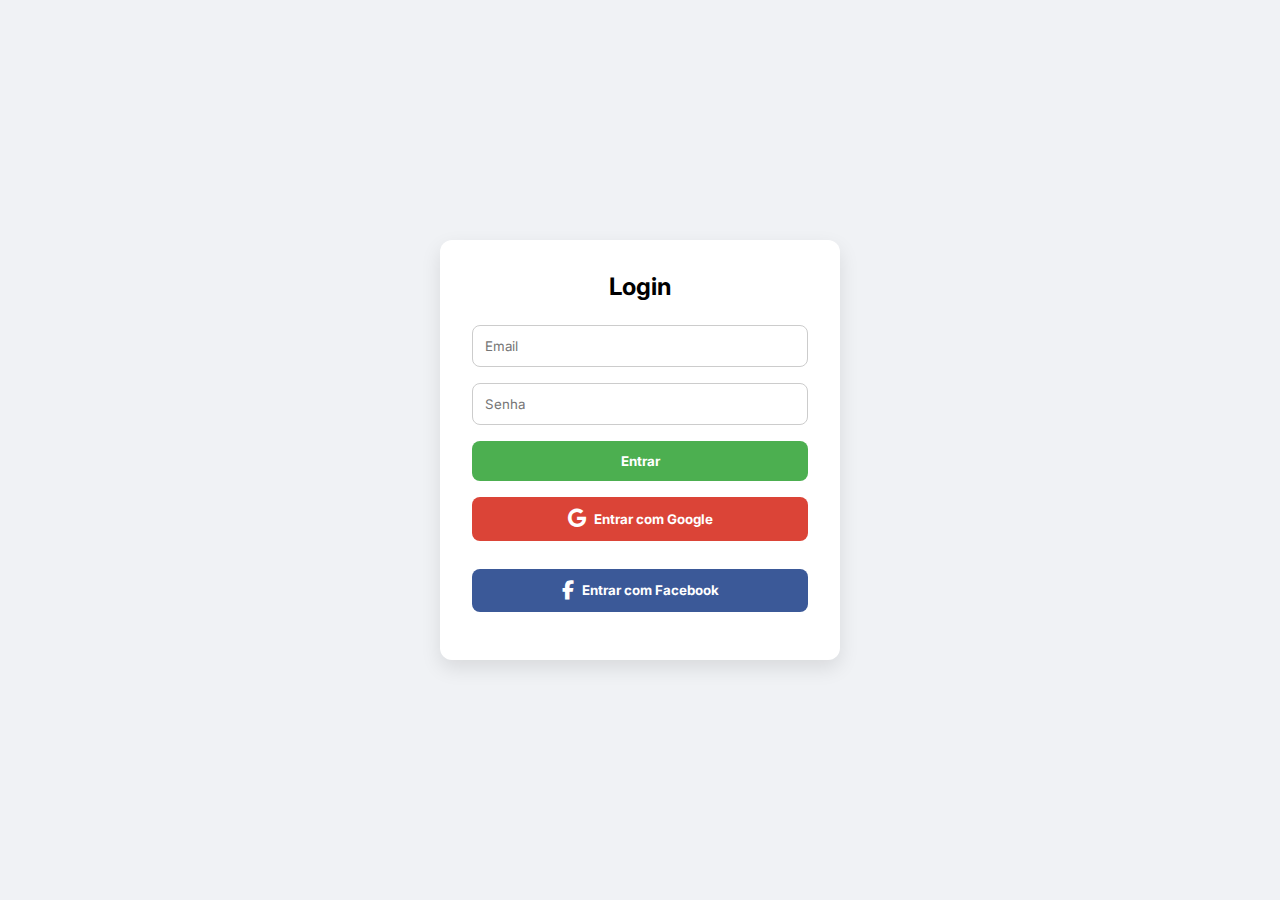
<file: index.html>
<!DOCTYPE html>
<html lang="pt-br">
<head>
  <meta charset="UTF-8" />
  <meta name="viewport" content="width=device-width, initial-scale=1.0" />
  <title>Página de Login</title>
  <link href="https://fonts.googleapis.com/css2?family=Inter:wght@400;600&display=swap" rel="stylesheet">
  <link href="https://cdnjs.cloudflare.com/ajax/libs/font-awesome/6.4.0/css/all.min.css" rel="stylesheet">
  <style>
    * {
      box-sizing: border-box;
      font-family: 'Inter', sans-serif;
      margin: 0;
      padding: 0;
    }

    body {
      background: #f0f2f5;
      display: flex;
      justify-content: center;
      align-items: center;
      height: 100vh;
    }

    .login-container {
      background: #fff;
      padding: 2rem;
      border-radius: 12px;
      box-shadow: 0 8px 20px rgba(0,0,0,0.1);
      width: 100%;
      max-width: 400px;
    }

    h2 {
      text-align: center;
      margin-bottom: 1.5rem;
    }

    input[type="email"],
    input[type="password"] {
      width: 100%;
      padding: 0.75rem;
      margin-bottom: 1rem;
      border: 1px solid #ccc;
      border-radius: 8px;
    }

    button {
      width: 100%;
      padding: 0.75rem;
      border: none;
      background-color: #4CAF50;
      color: white;
      font-weight: bold;
      border-radius: 8px;
      cursor: pointer;
      margin-bottom: 1rem;
    }

    .social-login {
      display: flex;
      flex-direction: column;
      gap: 0.75rem;
    }

    .social-btn {
      display: flex;
      align-items: center;
      justify-content: center;
      gap: 0.5rem;
      padding: 0.75rem;
      border: none;
      border-radius: 8px;
      font-weight: bold;
      cursor: pointer;
      transition: background 0.3s;
    }

    .google {
      background: #db4437;
      color: white;
    }

    .facebook {
      background: #3b5998;
      color: white;
    }

    .social-btn i {
      font-size: 1.2rem;
    }
  </style>
</head>
<body>
  <div class="login-container">
    <h2>Login</h2>
    <form>
      <input type="email" placeholder="Email" required />
      <input type="password" placeholder="Senha" required />
      <button type="submit">Entrar</button>
    </form>
    <div class="social-login">
      <button class="social-btn google">
        <i class="fab fa-google"></i> Entrar com Google
      </button>
      <button class="social-btn facebook">
        <i class="fab fa-facebook-f"></i> Entrar com Facebook
      </button>
    </div>
  </div>
</body>
</html>
</file>
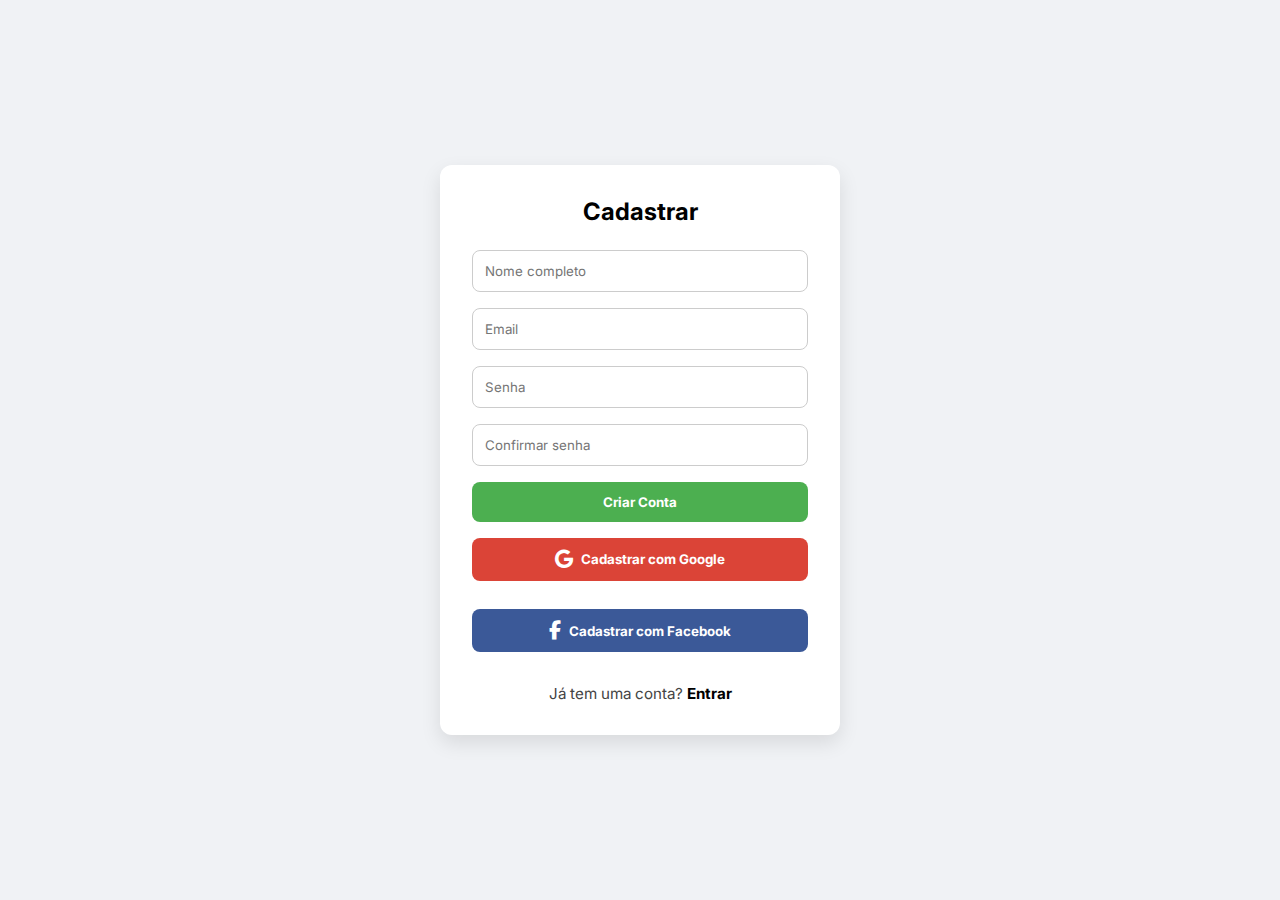
<file: Cadastro.html>
<!DOCTYPE html>
<html lang="pt-br">
<head>
  <meta charset="UTF-8" />
  <meta name="viewport" content="width=device-width, initial-scale=1.0" />
  <title>Página de Cadastro</title>
  <link href="https://fonts.googleapis.com/css2?family=Inter:wght@400;600&display=swap" rel="stylesheet">
  <link href="https://cdnjs.cloudflare.com/ajax/libs/font-awesome/6.4.0/css/all.min.css" rel="stylesheet">
  <style>
    * {
      box-sizing: border-box;
      font-family: 'Inter', sans-serif;
      margin: 0;
      padding: 0;
    }

    body {
      background: #f0f2f5;
      display: flex;
      justify-content: center;
      align-items: center;
      height: 100vh;
    }

    .register-container {
      background: #fff;
      padding: 2rem;
      border-radius: 12px;
      box-shadow: 0 8px 20px rgba(0,0,0,0.1);
      width: 100%;
      max-width: 400px;
      text-align: center;
    }

    h2 {
      margin-bottom: 1.5rem;
    }

    input[type="text"],
    input[type="email"],
    input[type="password"] {
      width: 100%;
      padding: 0.75rem;
      margin-bottom: 1rem;
      border: 1px solid #ccc;
      border-radius: 8px;
    }

    button {
      width: 100%;
      padding: 0.75rem;
      border: none;
      background-color: #4CAF50;
      color: white;
      font-weight: bold;
      border-radius: 8px;
      cursor: pointer;
      margin-bottom: 1rem;
    }

    .social-login {
      display: flex;
      flex-direction: column;
      gap: 0.75rem;
    }

    .social-btn {
      display: flex;
      align-items: center;
      justify-content: center;
      gap: 0.5rem;
      padding: 0.75rem;
      border: none;
      border-radius: 8px;
      font-weight: bold;
      cursor: pointer;
      transition: background 0.3s;
    }

    .google {
      background: #db4437;
      color: white;
    }

    .facebook {
      background: #3b5998;
      color: white;
    }

    .social-btn i {
      font-size: 1.2rem;
    }

    .login-link {
      margin-top: 1rem;
      font-size: 0.95rem;
      color: #444;
    }

    .login-link a {
      color: #000;
      font-weight: bold;
      text-decoration: none;
    }

    .login-link a:hover {
      text-decoration: underline;
    }
  </style>
</head>
<body>
  <div class="register-container">
    <h2>Cadastrar</h2>
    <form>
      <input type="text" placeholder="Nome completo" required />
      <input type="email" placeholder="Email" required />
      <input type="password" placeholder="Senha" required />
      <input type="password" placeholder="Confirmar senha" required />
      <button type="submit">Criar Conta</button>
    </form>
    <div class="social-login">
      <button class="social-btn google">
        <i class="fab fa-google"></i> Cadastrar com Google
      </button>
      <button class="social-btn facebook">
        <i class="fab fa-facebook-f"></i> Cadastrar com Facebook
      </button>
    </div>
    <div class="login-link">
        Já tem uma conta? <a href="login.html">Entrar</a>
      </div>      
  </div>
</body>
</html>
</file>
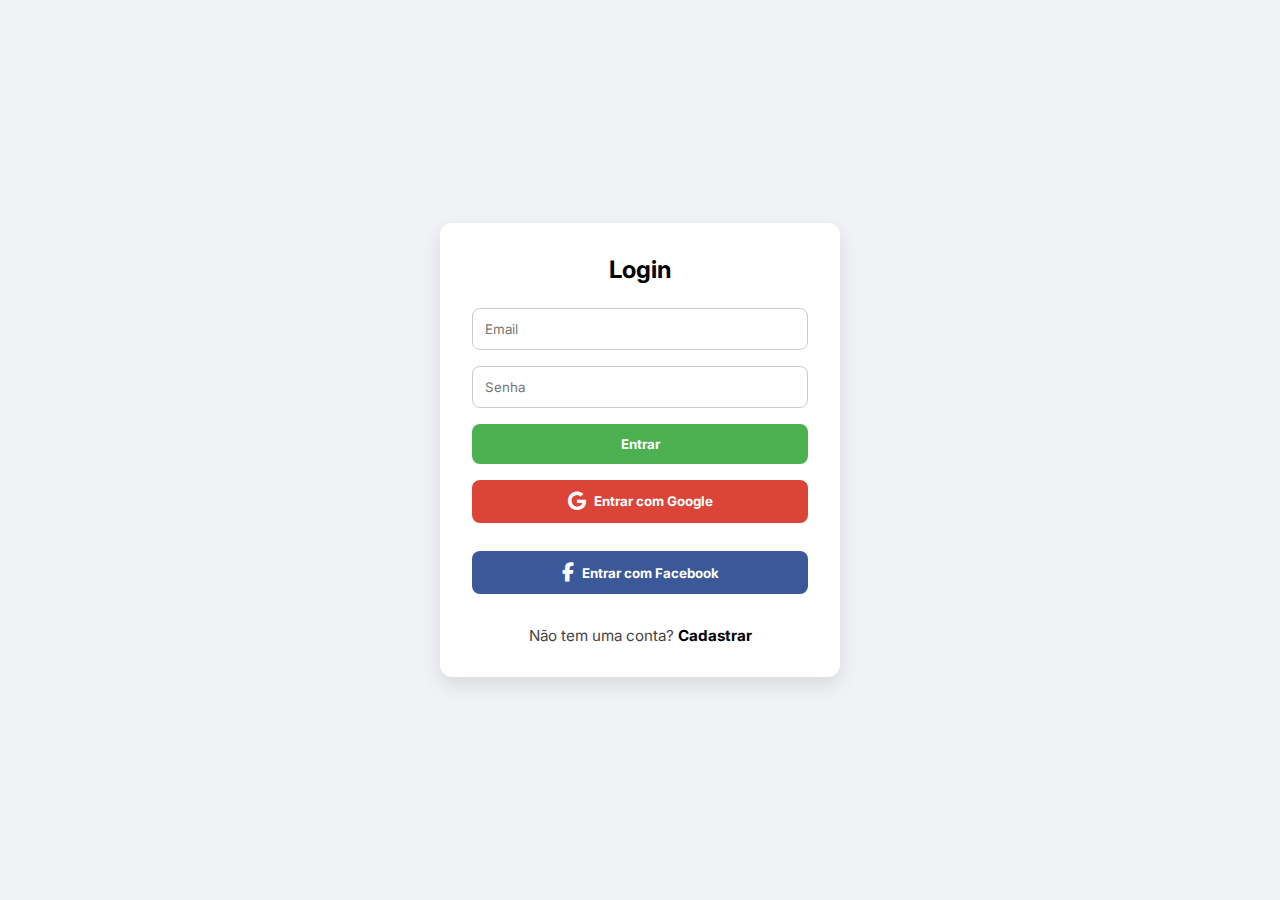
<file: Login.html>
<!DOCTYPE html>
<html lang="pt-br">
<head>
  <meta charset="UTF-8" />
  <meta name="viewport" content="width=device-width, initial-scale=1.0" />
  <title>Página de Login</title>
  <link href="https://fonts.googleapis.com/css2?family=Inter:wght@400;600&display=swap" rel="stylesheet">
  <link href="https://cdnjs.cloudflare.com/ajax/libs/font-awesome/6.4.0/css/all.min.css" rel="stylesheet">
  <style>
    * {
      box-sizing: border-box;
      font-family: 'Inter', sans-serif;
      margin: 0;
      padding: 0;
    }

    body {
      background: #f0f2f5;
      display: flex;
      justify-content: center;
      align-items: center;
      height: 100vh;
    }

    .login-container {
      background: #fff;
      padding: 2rem;
      border-radius: 12px;
      box-shadow: 0 8px 20px rgba(0,0,0,0.1);
      width: 100%;
      max-width: 400px;
      text-align: center;
    }

    h2 {
      margin-bottom: 1.5rem;
    }

    input[type="email"],
    input[type="password"] {
      width: 100%;
      padding: 0.75rem;
      margin-bottom: 1rem;
      border: 1px solid #ccc;
      border-radius: 8px;
    }

    button {
      width: 100%;
      padding: 0.75rem;
      border: none;
      background-color: #4CAF50;
      color: white;
      font-weight: bold;
      border-radius: 8px;
      cursor: pointer;
      margin-bottom: 1rem;
    }

    .social-login {
      display: flex;
      flex-direction: column;
      gap: 0.75rem;
    }

    .social-btn {
      display: flex;
      align-items: center;
      justify-content: center;
      gap: 0.5rem;
      padding: 0.75rem;
      border: none;
      border-radius: 8px;
      font-weight: bold;
      cursor: pointer;
      transition: background 0.3s;
    }

    .google {
      background: #db4437;
      color: white;
    }

    .facebook {
      background: #3b5998;
      color: white;
    }

    .social-btn i {
      font-size: 1.2rem;
    }

    .register-link {
      margin-top: 1rem;
      font-size: 0.95rem;
      color: #444;
    }

    .register-link a {
      color: #000;
      font-weight: bold;
      text-decoration: none;
    }

    .register-link a:hover {
      text-decoration: underline;
    }
  </style>
</head>
<body>
  <div class="login-container">
    <h2>Login</h2>
    <form>
      <input type="email" placeholder="Email" required />
      <input type="password" placeholder="Senha" required />
      <button type="submit">Entrar</button>
    </form>
    <div class="social-login">
      <button class="social-btn google">
        <i class="fab fa-google"></i> Entrar com Google
      </button>
      <button class="social-btn facebook">
        <i class="fab fa-facebook-f"></i> Entrar com Facebook
      </button>
    </div>
    <div class="register-link">
        Não tem uma conta? <a href="cadastro.html">Cadastrar</a>
      </div>      
  </div>
</body>
</html>
</file>
